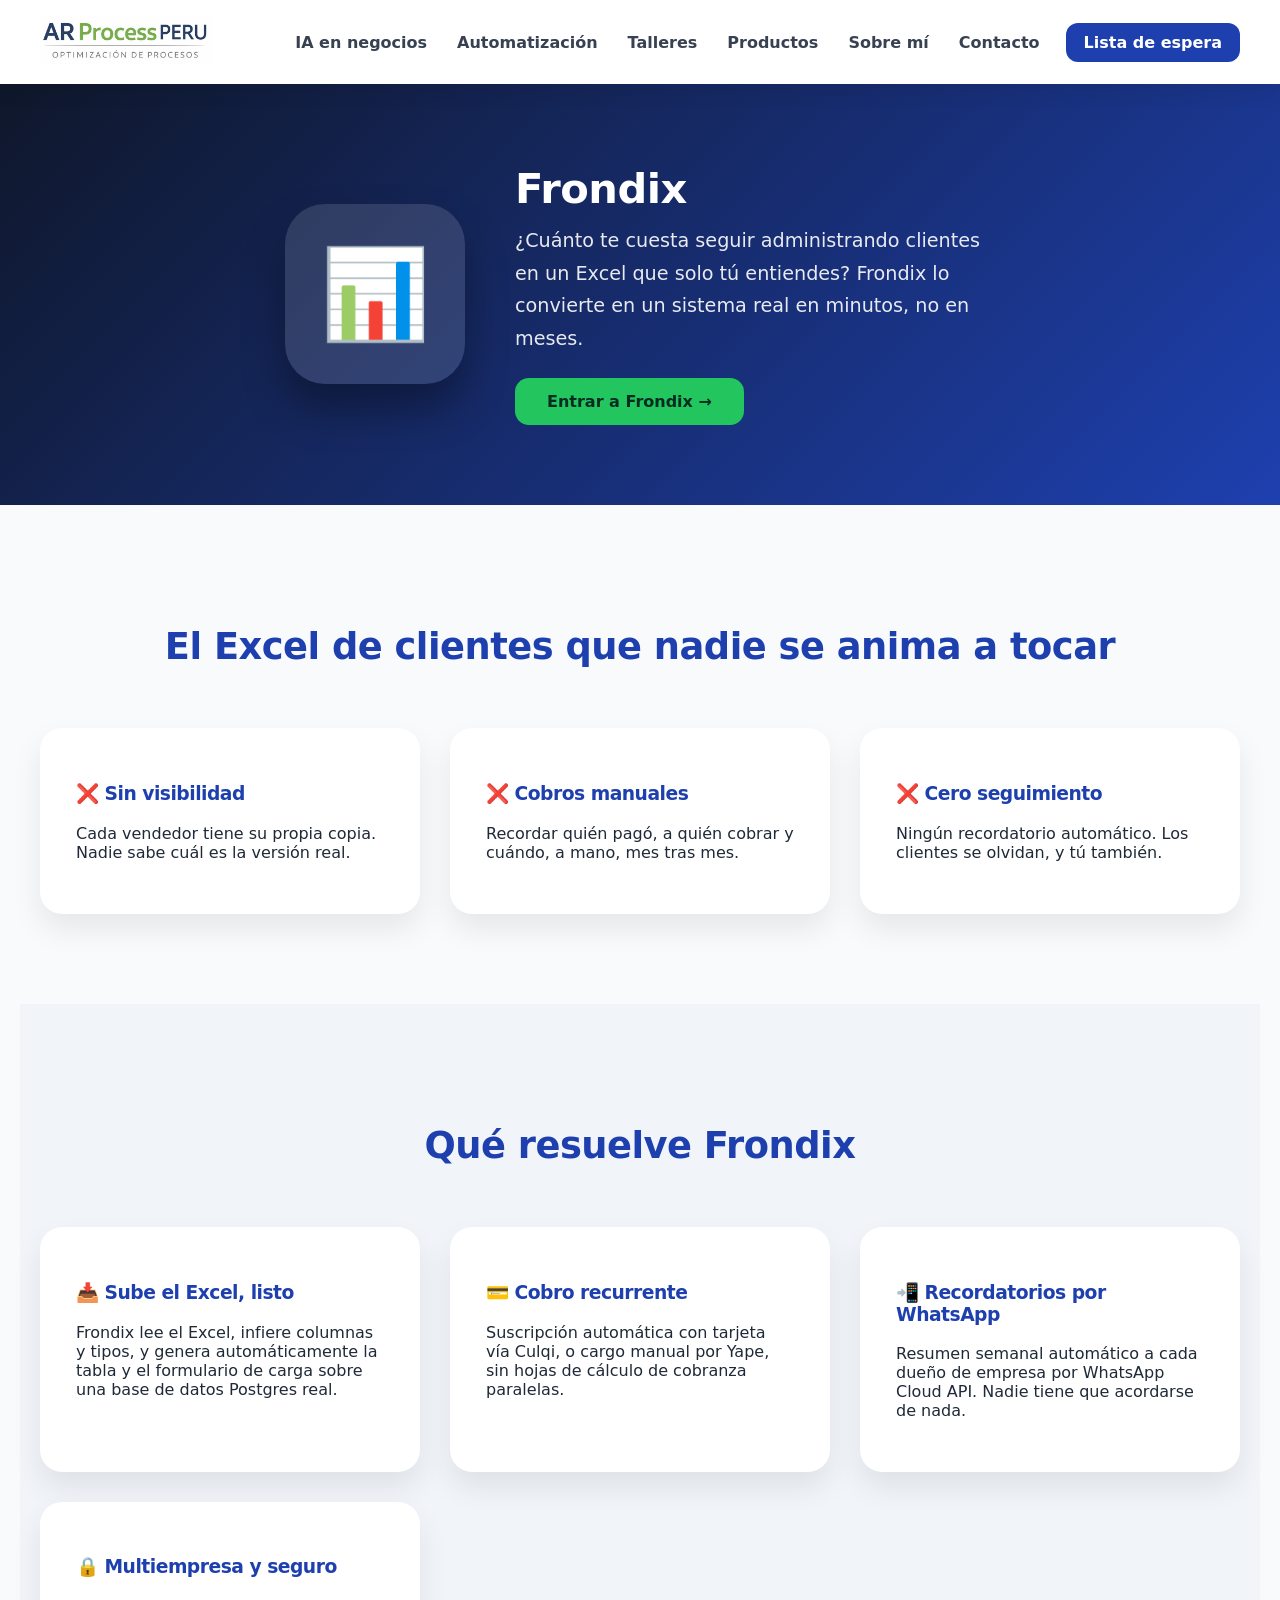
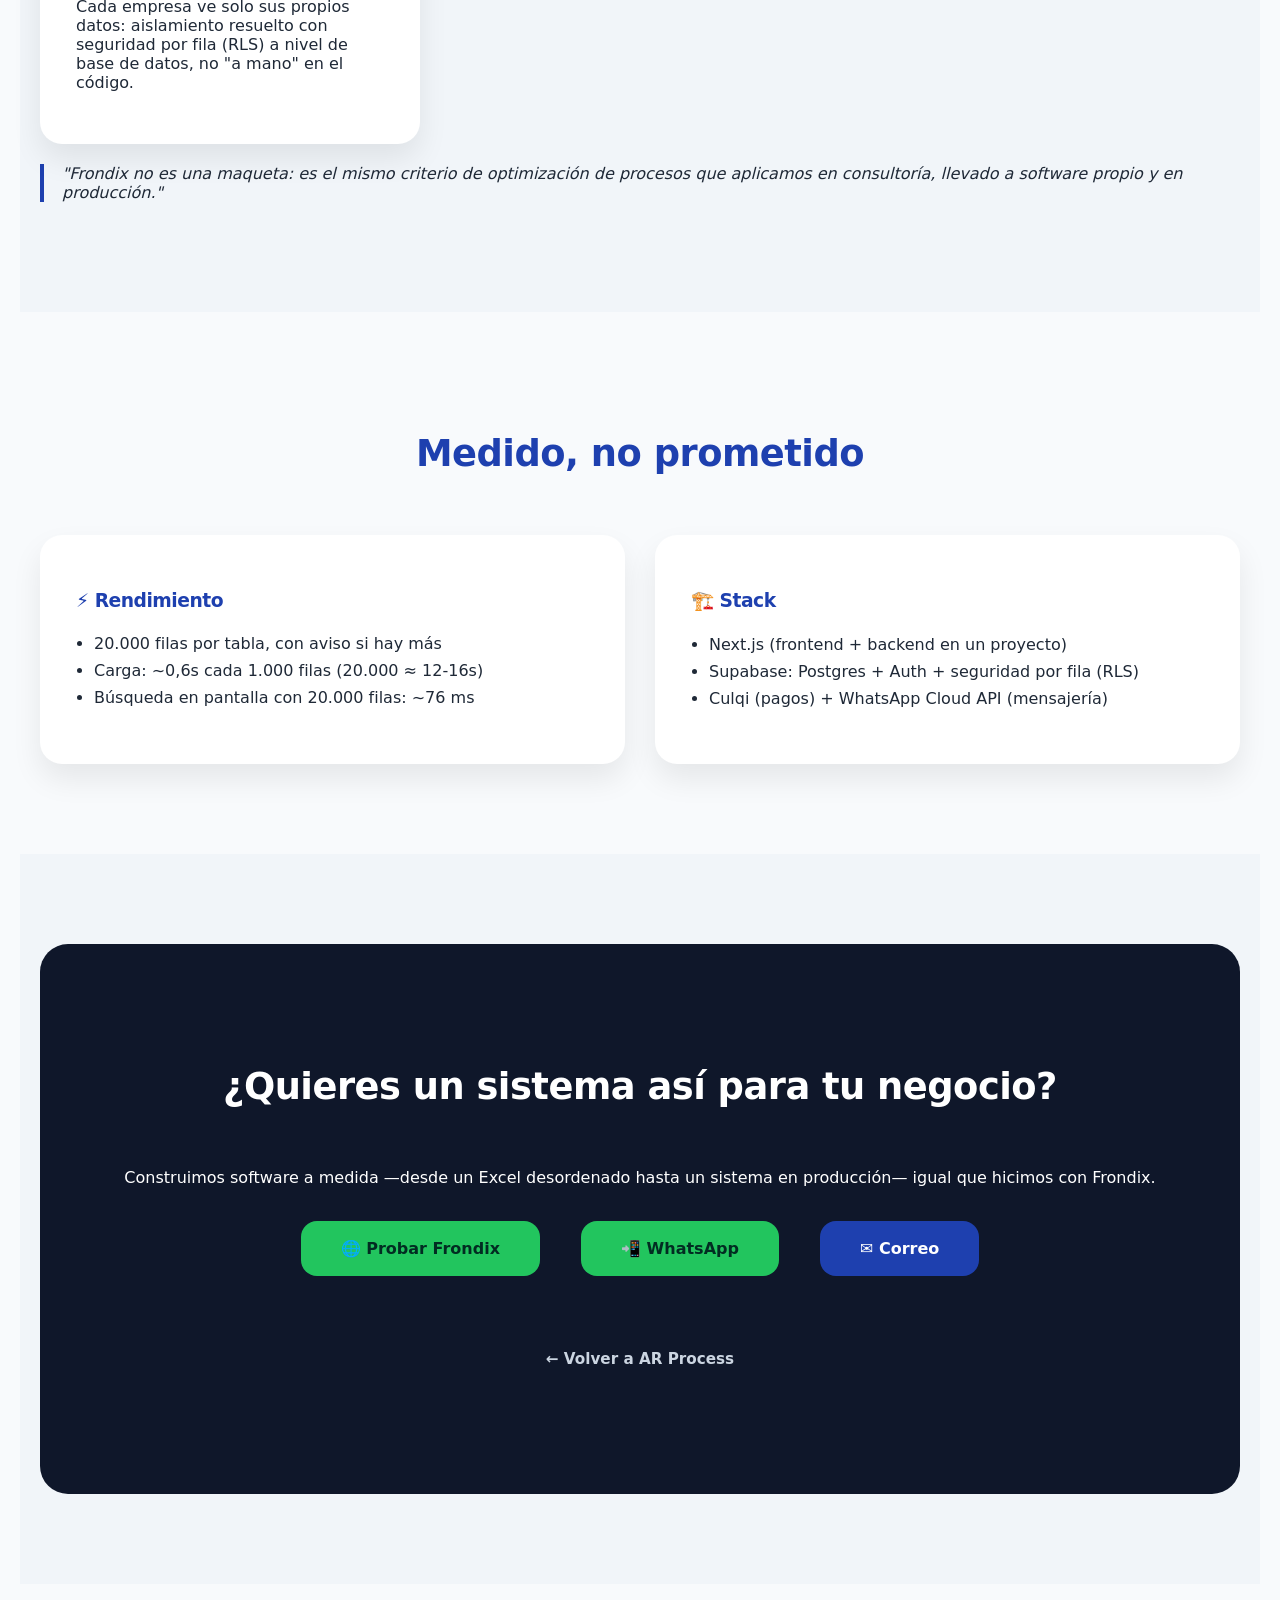
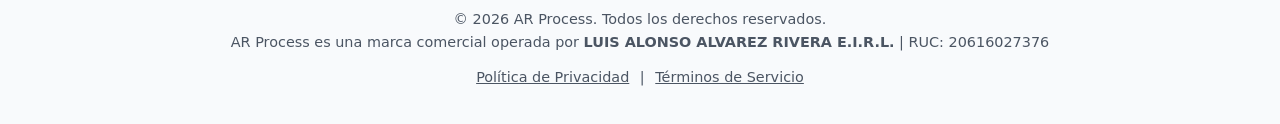
<file: frondix.html>
<!DOCTYPE html>
<html lang="es-PE">
<head>
<meta charset="UTF-8">
<meta name="viewport" content="width=device-width, initial-scale=1.0">
<title>Frondix | AR Process</title>
<meta name="description" content="Frondix: de un Excel desordenado a un sistema de clientes con cobro recurrente (Culqi) y recordatorios automáticos por WhatsApp. Caso de software propio de AR Process.">
<link rel="icon" href="favicon.svg" type="image/svg+xml">
<link rel="canonical" href="https://www.arprocessperu.com/frondix.html">
<meta property="og:type" content="website">
<meta property="og:locale" content="es_PE">
<meta property="og:site_name" content="AR Process">
<meta property="og:title" content="Frondix | AR Process">
<meta property="og:description" content="Frondix: de un Excel desordenado a un sistema de clientes con cobro recurrente (Culqi) y recordatorios automáticos por WhatsApp. Caso de software propio de AR Process.">
<meta property="og:url" content="https://www.arprocessperu.com/frondix.html">
<meta property="og:image" content="https://www.arprocessperu.com/og-image.png">
<meta name="twitter:card" content="summary_large_image">
<meta name="theme-color" content="#1e40af">
<link rel="stylesheet" href="styles.css">
<link rel="stylesheet" href="producto.css">

</head>
<body>

<a class="skip" href="#main">Saltar al contenido</a>
<nav aria-label="Principal">
<div class="nav-container">
<div class="nav-logo">
<a href="index.html"><img src="logo.png" alt="AR Process" width="640" height="178"></a>
</div>
<div class="nav-links">
<a href="index.html#ia">IA en negocios</a>
<a href="index.html#automatizacion">Automatización</a>
<a href="index.html#talleres">Talleres</a>
<a href="index.html#apps">Productos</a>
<a href="index.html#conocenos">Sobre mí</a>
<a href="index.html#contacto">Contacto</a>
<a href="https://forms.gle/fkG6rGJYyRoypvyz8" target="_blank" rel="noopener" class="nav-cta">Lista de espera</a>
</div>
<details class="mobile-menu">
<summary aria-label="Abrir menú">☰ Menú</summary>
<div class="mm-links">
<a href="index.html#ia">IA en negocios</a>
<a href="index.html#automatizacion">Automatización</a>
<a href="index.html#talleres">Talleres</a>
<a href="index.html#apps">Productos</a>
<a href="index.html#conocenos">Sobre mí</a>
<a href="index.html#contacto">Contacto</a>
<a href="https://forms.gle/fkG6rGJYyRoypvyz8" target="_blank" rel="noopener">Lista de espera</a>
</div>
</details>
</div>
</nav>

<main id="main">

<!-- ATENCIÓN: miedo/preocupación + dato duro + curiosidad -->
<header>
<div class="header-flex">
<div class="header-icon">📊</div>
<div class="header-text">
<h1>Frondix</h1>
<p>¿Cuánto te cuesta seguir administrando clientes en un Excel que solo tú entiendes? Frondix lo convierte en un sistema real en minutos, no en meses.</p>
<a href="https://www.frondix.com/" target="_blank" rel="noopener" class="btn-go">Entrar a Frondix →</a>
</div>
</div>
</header>

<!-- PROBLEMA (atención) -->
<section>
<h2>El Excel de clientes que nadie se anima a tocar</h2>
<div class="grid">
<div class="card">
<h3>❌ Sin visibilidad</h3>
<p>Cada vendedor tiene su propia copia. Nadie sabe cuál es la versión real.</p>
</div>
<div class="card">
<h3>❌ Cobros manuales</h3>
<p>Recordar quién pagó, a quién cobrar y cuándo, a mano, mes tras mes.</p>
</div>
<div class="card">
<h3>❌ Cero seguimiento</h3>
<p>Ningún recordatorio automático. Los clientes se olvidan, y tú también.</p>
</div>
</div>
</section>

<!-- VENTA: qué hace (AIDA/beneficios) -->
<section class="alt">
<h2>Qué resuelve Frondix</h2>
<div class="grid">
<div class="card">
<h3>📥 Sube el Excel, listo</h3>
<p>Frondix lee el Excel, infiere columnas y tipos, y genera automáticamente la tabla y el formulario de carga sobre una base de datos Postgres real.</p>
</div>
<div class="card">
<h3>💳 Cobro recurrente</h3>
<p>Suscripción automática con tarjeta vía Culqi, o cargo manual por Yape, sin hojas de cálculo de cobranza paralelas.</p>
</div>
<div class="card">
<h3>📲 Recordatorios por WhatsApp</h3>
<p>Resumen semanal automático a cada dueño de empresa por WhatsApp Cloud API. Nadie tiene que acordarse de nada.</p>
</div>
<div class="card">
<h3>🔒 Multiempresa y seguro</h3>
<p>Cada empresa ve solo sus propios datos: aislamiento resuelto con seguridad por fila (RLS) a nivel de base de datos, no "a mano" en el código.</p>
</div>
</div>

<blockquote>
"Frondix no es una maqueta: es el mismo criterio de optimización de procesos que aplicamos en consultoría, llevado a software propio y en producción."
</blockquote>
</section>

<!-- CREACIÓN / PRUEBA: datos duros medidos -->
<section>
<h2>Medido, no prometido</h2>
<div class="grid">
<div class="card">
<h3>⚡ Rendimiento</h3>
<ul>
<li>20.000 filas por tabla, con aviso si hay más</li>
<li>Carga: ~0,6s cada 1.000 filas (20.000 ≈ 12-16s)</li>
<li>Búsqueda en pantalla con 20.000 filas: ~76 ms</li>
</ul>
</div>
<div class="card">
<h3>🏗️ Stack</h3>
<ul>
<li>Next.js (frontend + backend en un proyecto)</li>
<li>Supabase: Postgres + Auth + seguridad por fila (RLS)</li>
<li>Culqi (pagos) + WhatsApp Cloud API (mensajería)</li>
</ul>
</div>
</div>
</section>

<section class="alt">
<div class="contact">
<h2>¿Quieres un sistema así para tu negocio?</h2>
<p>Construimos software a medida —desde un Excel desordenado hasta un sistema en producción— igual que hicimos con Frondix.</p>
<a class="whatsapp" href="https://www.frondix.com/" target="_blank" rel="noopener">🌐 Probar Frondix</a>
<a class="whatsapp" href="https://wa.me/51998235775">📲 WhatsApp</a>
<a class="email" href="mailto:lalvarezr@arprocessperu.com">✉ Correo</a>
<div class="mt20">
<a class="back-link" href="index.html">← Volver a AR Process</a>
</div>
</div>
</section>

</main>

<footer>

<p>© 2026 AR Process. Todos los derechos reservados.</p>

<p>

AR Process es una marca comercial operada por <strong>LUIS ALONSO ALVAREZ RIVERA E.I.R.L.</strong> | RUC: 20616027376

</p>

<p>

<a href="/politica-de-privacidad">Política de Privacidad</a> |

<a href="/terminos-y-condiciones">Términos de Servicio</a>

</p>

</footer>

<script src="video.js" defer></script>
</body>
</html>
</file>
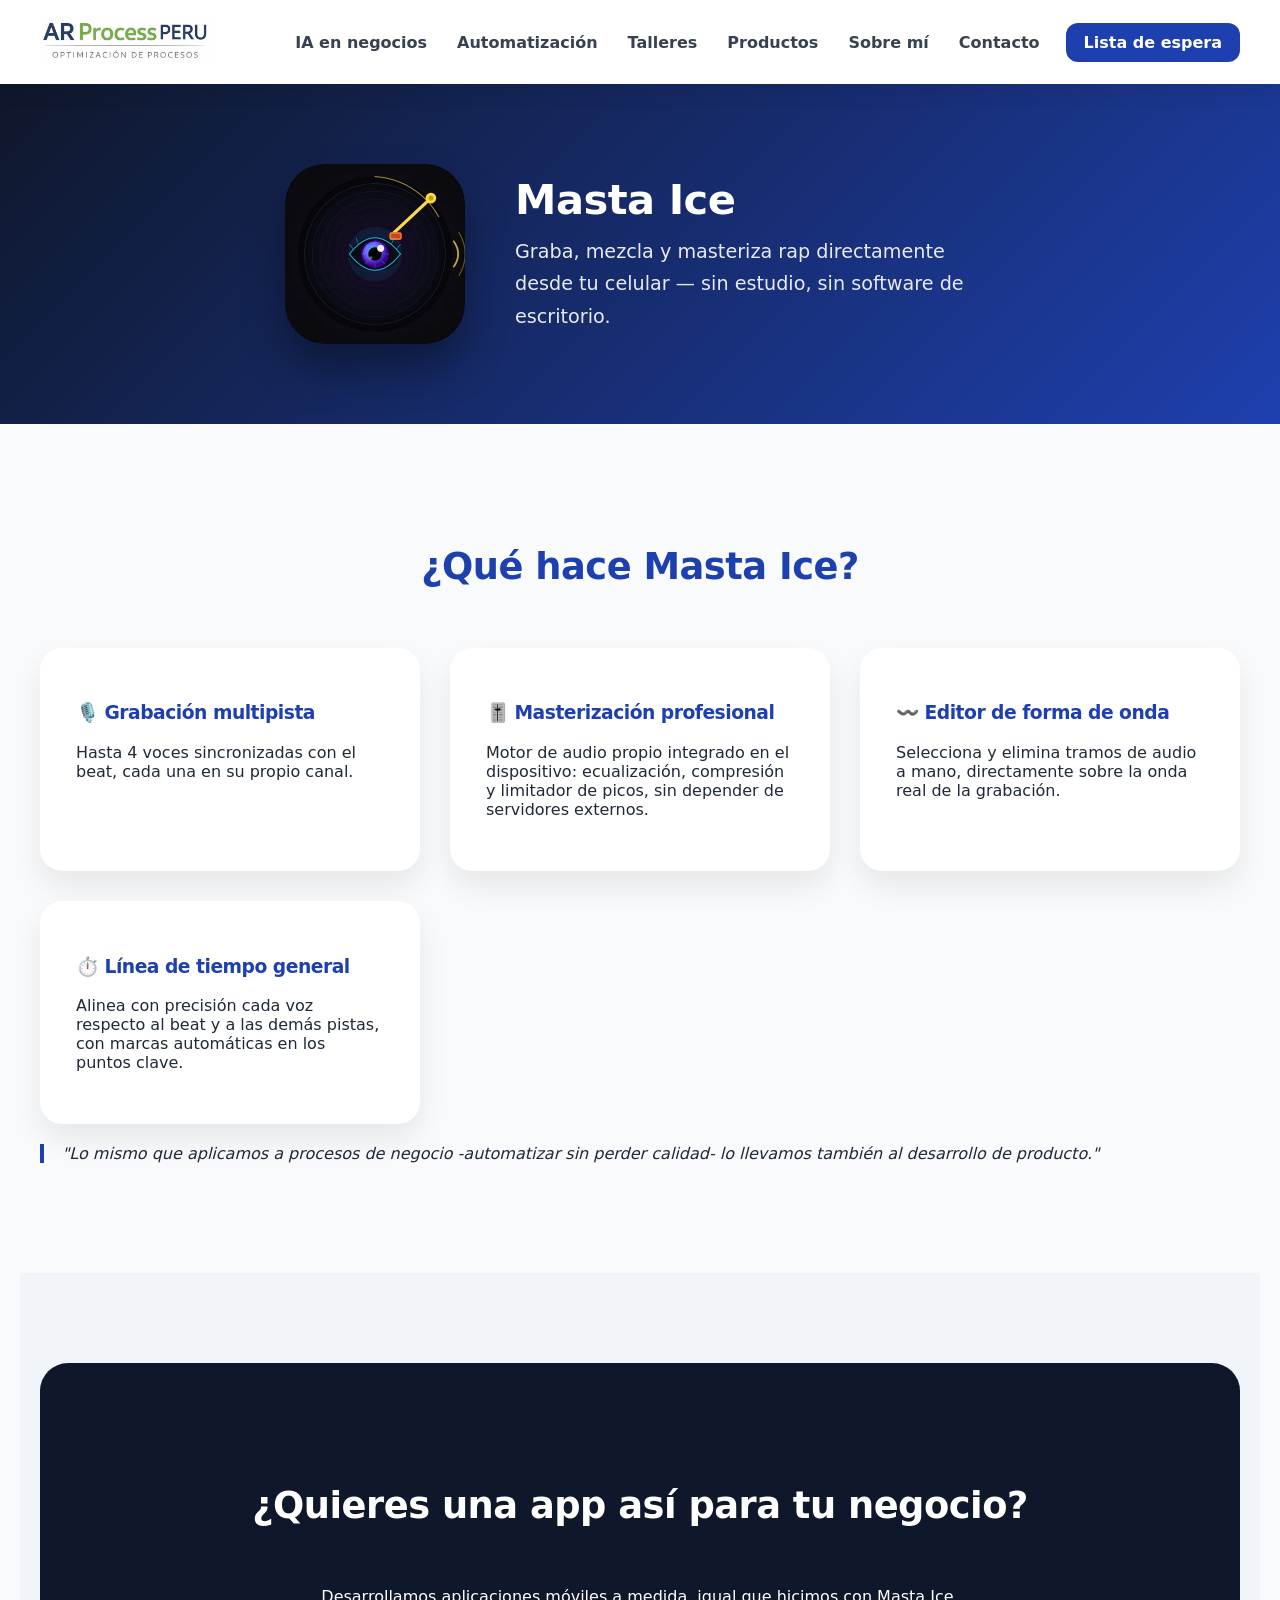
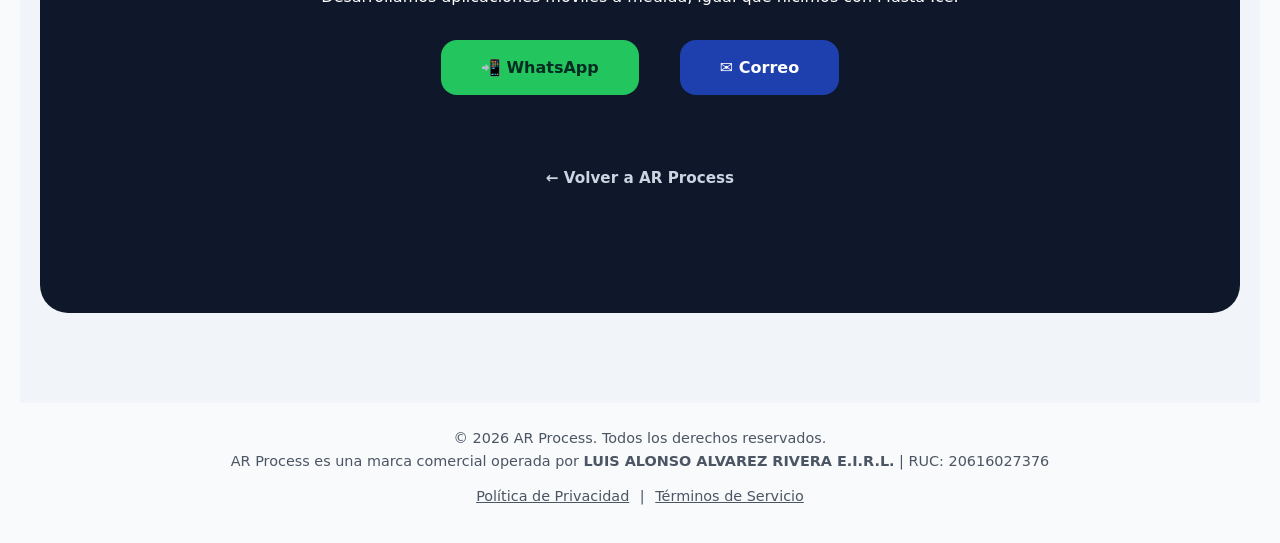
<file: masta-ice.html>
<!DOCTYPE html>
<html lang="es-PE">
<head>
<meta charset="UTF-8">
<meta name="viewport" content="width=device-width, initial-scale=1.0">
<title>Masta Ice | AR Process</title>
<meta name="description" content="Masta Ice: app Android para grabar, mezclar y masterizar rap desde el celular. Un proyecto de desarrollo móvil de AR Process.">
<link rel="icon" href="favicon.svg" type="image/svg+xml">
<link rel="canonical" href="https://www.arprocessperu.com/masta-ice.html">
<meta property="og:type" content="website">
<meta property="og:locale" content="es_PE">
<meta property="og:site_name" content="AR Process">
<meta property="og:title" content="Masta Ice | AR Process">
<meta property="og:description" content="Masta Ice: app Android para grabar, mezclar y masterizar rap desde el celular. Un proyecto de desarrollo móvil de AR Process.">
<meta property="og:url" content="https://www.arprocessperu.com/masta-ice.html">
<meta property="og:image" content="https://www.arprocessperu.com/og-image.png">
<meta name="twitter:card" content="summary_large_image">
<meta name="theme-color" content="#1e40af">
<link rel="stylesheet" href="styles.css">
<link rel="stylesheet" href="producto.css">

</head>
<body>

<a class="skip" href="#main">Saltar al contenido</a>
<nav aria-label="Principal">
<div class="nav-container">
<div class="nav-logo">
<a href="index.html"><img src="logo.png" alt="AR Process" width="640" height="178"></a>
</div>
<div class="nav-links">
<a href="index.html#ia">IA en negocios</a>
<a href="index.html#automatizacion">Automatización</a>
<a href="index.html#talleres">Talleres</a>
<a href="index.html#apps">Productos</a>
<a href="index.html#conocenos">Sobre mí</a>
<a href="index.html#contacto">Contacto</a>
<a href="https://forms.gle/fkG6rGJYyRoypvyz8" target="_blank" rel="noopener" class="nav-cta">Lista de espera</a>
</div>
<details class="mobile-menu">
<summary aria-label="Abrir menú">☰ Menú</summary>
<div class="mm-links">
<a href="index.html#ia">IA en negocios</a>
<a href="index.html#automatizacion">Automatización</a>
<a href="index.html#talleres">Talleres</a>
<a href="index.html#apps">Productos</a>
<a href="index.html#conocenos">Sobre mí</a>
<a href="index.html#contacto">Contacto</a>
<a href="https://forms.gle/fkG6rGJYyRoypvyz8" target="_blank" rel="noopener">Lista de espera</a>
</div>
</details>
</div>
</nav>

<main id="main">

<header>
<div class="header-flex">
<img src="masta-ice-icon.webp" alt="" width="180" height="180" alt="Ícono de Masta Ice">
<div class="header-text">
<h1>Masta Ice</h1>
<p>Graba, mezcla y masteriza rap directamente desde tu celular — sin estudio, sin software de escritorio.</p>
</div>
</div>
</header>

<section>
<h2>¿Qué hace Masta Ice?</h2>
<div class="grid">
<div class="card">
<h3>🎙️ Grabación multipista</h3>
<p>Hasta 4 voces sincronizadas con el beat, cada una en su propio canal.</p>
</div>
<div class="card">
<h3>🎚️ Masterización profesional</h3>
<p>Motor de audio propio integrado en el dispositivo: ecualización, compresión y limitador de picos, sin depender de servidores externos.</p>
</div>
<div class="card">
<h3>〰️ Editor de forma de onda</h3>
<p>Selecciona y elimina tramos de audio a mano, directamente sobre la onda real de la grabación.</p>
</div>
<div class="card">
<h3>⏱️ Línea de tiempo general</h3>
<p>Alinea con precisión cada voz respecto al beat y a las demás pistas, con marcas automáticas en los puntos clave.</p>
</div>
</div>

<blockquote>
"Lo mismo que aplicamos a procesos de negocio -automatizar sin perder calidad- lo llevamos también al desarrollo de producto."
</blockquote>
</section>

<section class="alt">
<div class="contact">
<h2>¿Quieres una app así para tu negocio?</h2>
<p>Desarrollamos aplicaciones móviles a medida, igual que hicimos con Masta Ice.</p>
<a class="whatsapp" href="https://wa.me/51998235775">📲 WhatsApp</a>
<a class="email" href="mailto:lalvarezr@arprocessperu.com">✉ Correo</a>
<div class="mt20">
<a class="back-link" href="index.html">← Volver a AR Process</a>
</div>
</div>
</section>

</main>

<footer>

<p>© 2026 AR Process. Todos los derechos reservados.</p>

<p>

AR Process es una marca comercial operada por <strong>LUIS ALONSO ALVAREZ RIVERA E.I.R.L.</strong> | RUC: 20616027376

</p>

<p>

<a href="/politica-de-privacidad">Política de Privacidad</a> |

<a href="/terminos-y-condiciones">Términos de Servicio</a>

</p>

</footer>

<script src="video.js" defer></script>
</body>
</html>
</file>
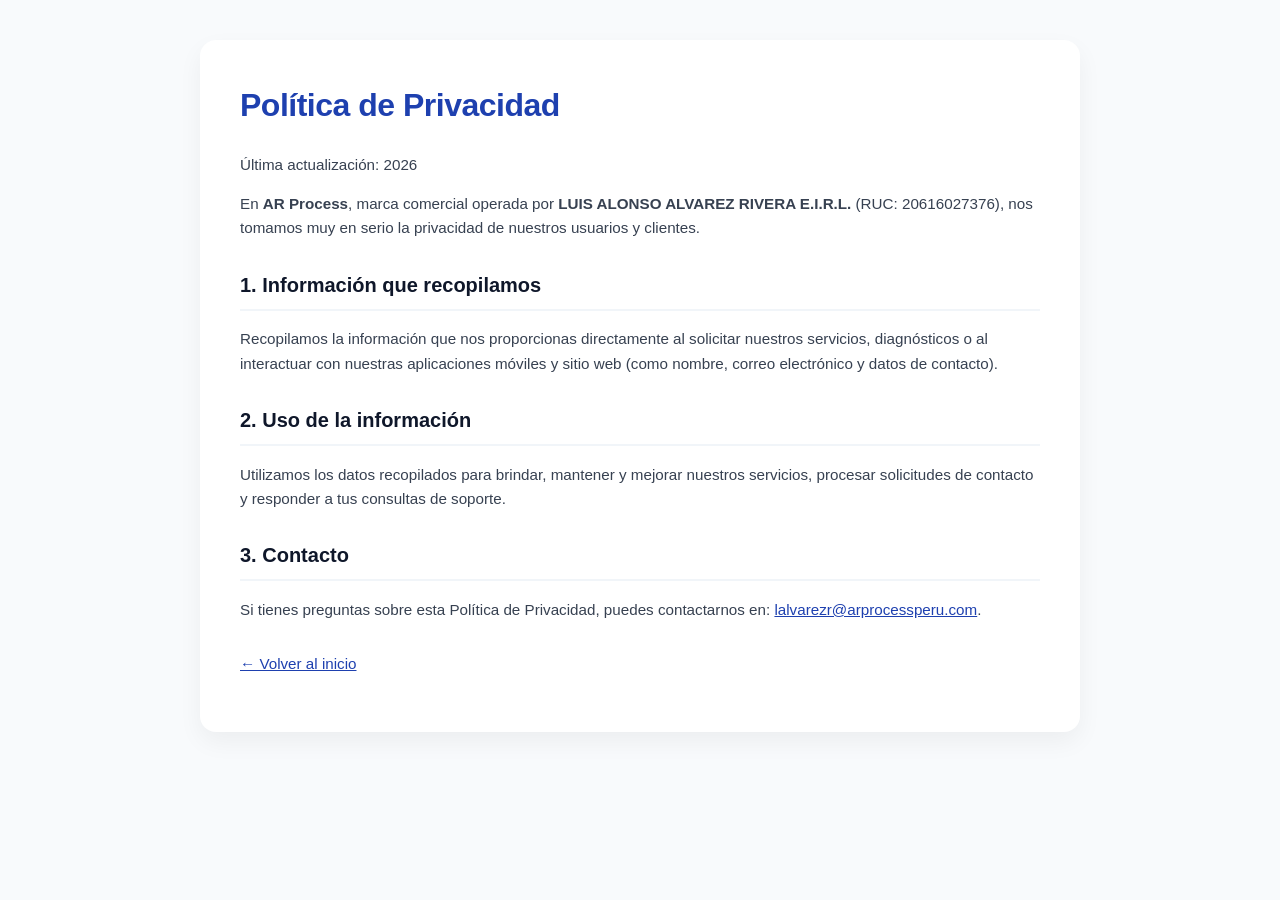
<file: politica-de-privacidad.html>
<!DOCTYPE html>
<html lang="es-PE">
<head>
  <meta charset="UTF-8">
  <meta name="viewport" content="width=device-width, initial-scale=1.0">
  <title>Política de Privacidad | AR Process</title>
  <link rel="icon" href="favicon.svg" type="image/svg+xml">
  <link rel="stylesheet" href="legal.css">
</head>
<body>
  <div class="container">
    <h1>Política de Privacidad</h1>
    <p>Última actualización: 2026</p>
    <p>En <strong>AR Process</strong>, marca comercial operada por <strong>LUIS ALONSO ALVAREZ RIVERA E.I.R.L.</strong> (RUC: 20616027376), nos tomamos muy en serio la privacidad de nuestros usuarios y clientes.</p>
    
    <h2>1. Información que recopilamos</h2>
    <p>Recopilamos la información que nos proporcionas directamente al solicitar nuestros servicios, diagnósticos o al interactuar con nuestras aplicaciones móviles y sitio web (como nombre, correo electrónico y datos de contacto).</p>

    <h2>2. Uso de la información</h2>
    <p>Utilizamos los datos recopilados para brindar, mantener y mejorar nuestros servicios, procesar solicitudes de contacto y responder a tus consultas de soporte.</p>

    <h2>3. Contacto</h2>
    <p>Si tienes preguntas sobre esta Política de Privacidad, puedes contactarnos en: <a href="mailto:lalvarezr@arprocessperu.com">lalvarezr@arprocessperu.com</a>.</p>
    
    <p class="mt30"><a href="/">← Volver al inicio</a></p>
  </div>
</body>
</html>
</file>
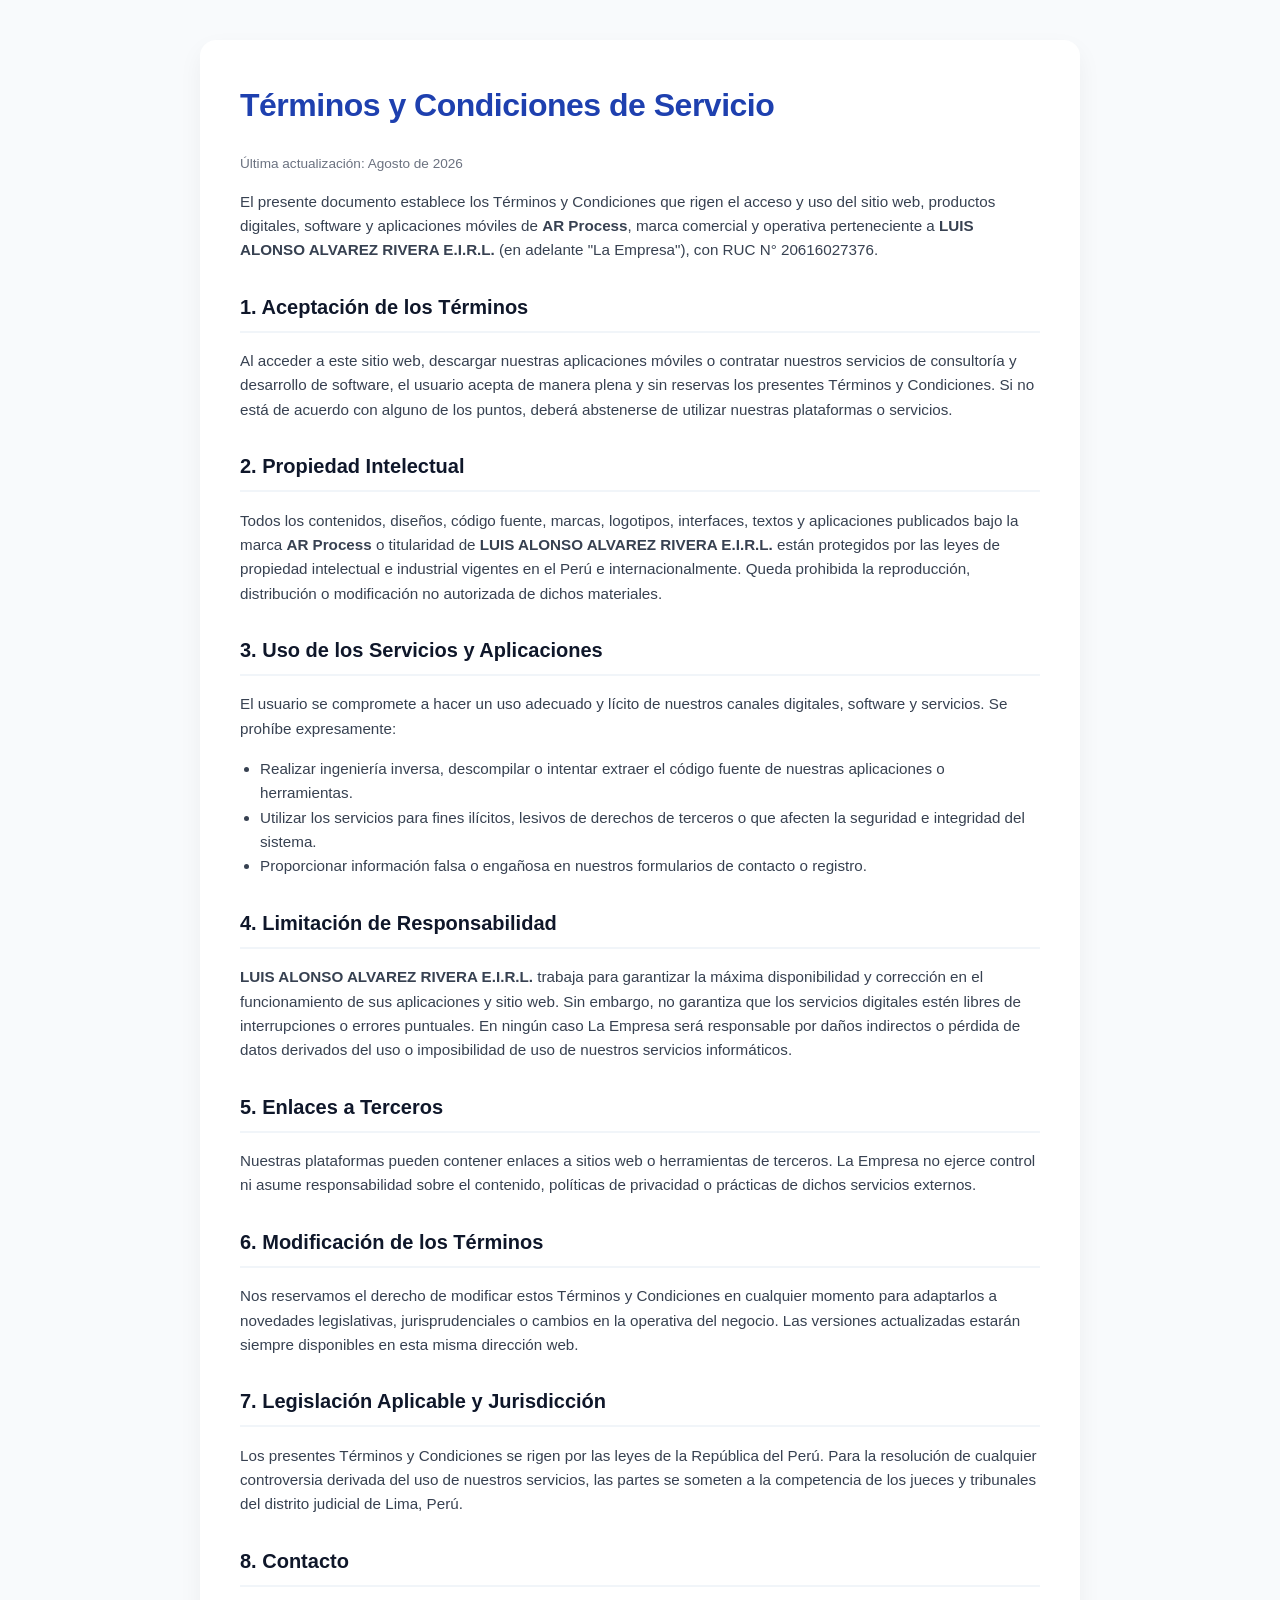
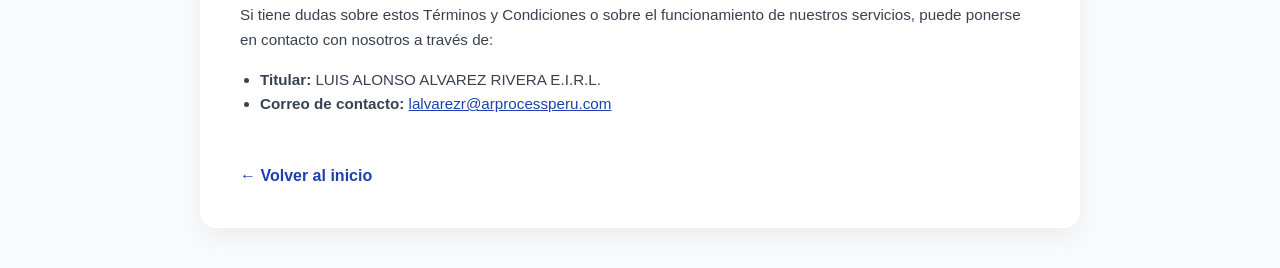
<file: terminos-y-condiciones.html>
<!DOCTYPE html>
<html lang="es-PE">
<head>
  <meta charset="UTF-8">
  <meta name="viewport" content="width=device-width, initial-scale=1.0">
  <title>Términos y Condiciones | AR Process</title>
  <link rel="icon" href="favicon.svg" type="image/svg+xml">
  <link rel="stylesheet" href="legal.css">
</head>
<body>

  <div class="container">
    <h1>Términos y Condiciones de Servicio</h1>
    <p class="small">Última actualización: Agosto de 2026</p>

    <p>
      El presente documento establece los Términos y Condiciones que rigen el acceso y uso del sitio web, productos digitales, software y aplicaciones móviles de <strong>AR Process</strong>, marca comercial y operativa perteneciente a <strong>LUIS ALONSO ALVAREZ RIVERA E.I.R.L.</strong> (en adelante "La Empresa"), con RUC N° 20616027376.
    </p>

    <h2>1. Aceptación de los Términos</h2>
    <p>
      Al acceder a este sitio web, descargar nuestras aplicaciones móviles o contratar nuestros servicios de consultoría y desarrollo de software, el usuario acepta de manera plena y sin reservas los presentes Términos y Condiciones. Si no está de acuerdo con alguno de los puntos, deberá abstenerse de utilizar nuestras plataformas o servicios.
    </p>

    <h2>2. Propiedad Intelectual</h2>
    <p>
      Todos los contenidos, diseños, código fuente, marcas, logotipos, interfaces, textos y aplicaciones publicados bajo la marca <strong>AR Process</strong> o titularidad de <strong>LUIS ALONSO ALVAREZ RIVERA E.I.R.L.</strong> están protegidos por las leyes de propiedad intelectual e industrial vigentes en el Perú e internacionalmente. Queda prohibida la reproducción, distribución o modificación no autorizada de dichos materiales.
    </p>

    <h2>3. Uso de los Servicios y Aplicaciones</h2>
    <p>
      El usuario se compromete a hacer un uso adecuado y lícito de nuestros canales digitales, software y servicios. Se prohíbe expresamente:
    </p>
    <ul>
      <li>Realizar ingeniería inversa, descompilar o intentar extraer el código fuente de nuestras aplicaciones o herramientas.</li>
      <li>Utilizar los servicios para fines ilícitos, lesivos de derechos de terceros o que afecten la seguridad e integridad del sistema.</li>
      <li>Proporcionar información falsa o engañosa en nuestros formularios de contacto o registro.</li>
    </ul>

    <h2>4. Limitación de Responsabilidad</h2>
    <p>
      <strong>LUIS ALONSO ALVAREZ RIVERA E.I.R.L.</strong> trabaja para garantizar la máxima disponibilidad y corrección en el funcionamiento de sus aplicaciones y sitio web. Sin embargo, no garantiza que los servicios digitales estén libres de interrupciones o errores puntuales. En ningún caso La Empresa será responsable por daños indirectos o pérdida de datos derivados del uso o imposibilidad de uso de nuestros servicios informáticos.
    </p>

    <h2>5. Enlaces a Terceros</h2>
    <p>
      Nuestras plataformas pueden contener enlaces a sitios web o herramientas de terceros. La Empresa no ejerce control ni asume responsabilidad sobre el contenido, políticas de privacidad o prácticas de dichos servicios externos.
    </p>

    <h2>6. Modificación de los Términos</h2>
    <p>
      Nos reservamos el derecho de modificar estos Términos y Condiciones en cualquier momento para adaptarlos a novedades legislativas, jurisprudenciales o cambios en la operativa del negocio. Las versiones actualizadas estarán siempre disponibles en esta misma dirección web.
    </p>

    <h2>7. Legislación Aplicable y Jurisdicción</h2>
    <p>
      Los presentes Términos y Condiciones se rigen por las leyes de la República del Perú. Para la resolución de cualquier controversia derivada del uso de nuestros servicios, las partes se someten a la competencia de los jueces y tribunales del distrito judicial de Lima, Perú.
    </p>

    <h2>8. Contacto</h2>
    <p>
      Si tiene dudas sobre estos Términos y Condiciones o sobre el funcionamiento de nuestros servicios, puede ponerse en contacto con nosotros a través de:
    </p>
    <ul>
      <li><strong>Titular:</strong> LUIS ALONSO ALVAREZ RIVERA E.I.R.L.</li>
      <li><strong>Correo de contacto:</strong> <a href="mailto:lalvarezr@arprocessperu.com">lalvarezr@arprocessperu.com</a></li>
    </ul>

    <a href="/" class="back-link">← Volver al inicio</a>
  </div>

</body>
</html>
</file>
<file: styles.css>
body{

margin:0;

font-family:'Segoe UI',Tahoma,sans-serif;

background:#f8fafc;

color:#1f2937;

}

section{

max-width:1200px;

margin:auto;

padding:90px 20px;

}

h1,h2,h3{letter-spacing:-0.5px}



/* NAV */

nav{

position:sticky;

top:0;

z-index:1000;

background:white;

box-shadow:0 6px 20px rgba(0,0,0,.08);

}

.nav-container{

max-width:1200px;

margin:auto;

padding:16px 20px;

display:flex;

justify-content:space-between;

align-items:center;

}

.nav-logo img{height:48px;}

.nav-links a{

margin-left:22px;

text-decoration:none;

font-weight:600;

color:#374151;

}

.nav-links a:hover{color:#1e40af}



/* HERO */

header{

background:linear-gradient(135deg,#0f172a,#1e40af);

color:white;

padding:130px 20px;

}

.hero{

max-width:1200px;

margin:auto;

display:grid;

grid-template-columns:1.2fr .8fr;

gap:50px;

align-items:center;

}

.hero h1{font-size:3rem}

.hero p{font-size:1.2rem;line-height:1.8}

.hero img{

width:100%;

max-width:420px;

border-radius:22px;

box-shadow:0 25px 40px rgba(0,0,0,.25);

}

.cta a{

display:inline-block;

background:#22c55e;

color:#022c22;

padding:20px 40px;

border-radius:16px;

font-weight:800;

text-decoration:none;

margin-top:30px;

}

.social-proof{

margin-top:18px;

font-size:.95rem;

opacity:.9;

}



/* TITLES */

h2{

text-align:center;

margin-bottom:60px;

font-size:2.3rem;

color:#1e40af;

}



/* ABOUT */

.about{

display:grid;

grid-template-columns:1fr 1fr;

gap:45px;

align-items:center;

}

.profile-image{

display:flex;

justify-content:center;

}

.profile-image img{

max-width:380px;

width:100%;

border-radius:22px;

background:white;

padding:6px;

box-shadow:0 20px 35px rgba(0,0,0,.15);

}

blockquote{

margin:20px 0;

padding-left:18px;

border-left:4px solid #1e40af;

font-style:italic;

}



/* GRID */

.grid{

display:grid;

grid-template-columns:repeat(auto-fit,minmax(280px,1fr));

gap:30px;

}

.card{

background:white;

padding:36px;

border-radius:22px;

box-shadow:0 15px 30px rgba(0,0,0,.08);

}

.card h3{color:#1e40af}

.card ul{padding-left:18px;line-height:1.7;}



.alt{background:#f1f5f9}



/* FAQ */

details{

background:white;

padding:28px;

border-radius:20px;

margin-bottom:20px;

box-shadow:0 8px 20px rgba(0,0,0,.08);

}

summary{

font-weight:700;

cursor:pointer;

}



/* CONTACT */

.contact{

background:#0f172a;

color:white;

padding:90px 30px;

border-radius:28px;

text-align:center;

}

.contact a{

display:inline-block;

margin:18px;

padding:18px 40px;

border-radius:16px;

font-weight:800;

text-decoration:none;

}

.whatsapp{background:#22c55e;color:#022c22}

.email{background:#1e40af;color:white}



form{

max-width:420px;

margin:30px auto 0;

}

input,textarea{

width:100%;

padding:14px;

margin-bottom:14px;

border-radius:10px;

border:none;

}



footer{

text-align:center;

padding:30px;

color:#6b7280;

}



@media(max-width:900px){

.hero,.about{grid-template-columns:1fr;text-align:center}

.nav-links{display:none}

}


/* REDISENO */
.hero h1{font-size:2.5rem;line-height:1.2}
.nav-links{display:flex;align-items:center}
.nav-links a.nav-cta{background:#22c55e;color:#022c22;padding:10px 18px;border-radius:12px;font-weight:800}
.cta a.ghost{background:transparent;color:#1e40af;border:2px solid #1e40af;margin-left:12px}
header .cta a.ghost{color:white;border-color:white}
.cta a.sm{padding:14px 28px;margin-top:10px}
.video{position:relative;aspect-ratio:16/9;border-radius:22px;overflow:hidden;box-shadow:0 25px 40px rgba(0,0,0,.25);background:#000}
.video iframe{position:absolute;inset:0;width:100%;height:100%;border:0}
.lead{text-align:center;max-width:760px;margin:-30px auto 50px;color:#4b5563}
.bridge{text-align:center;max-width:760px;margin:40px auto 0;font-size:1.1rem}
.badge{background:#fef3c7;color:#92400e;padding:4px 12px;border-radius:99px;font-size:.8rem;font-weight:700}
.outcome{background:#eff6ff;border-radius:12px;padding:12px 14px;font-size:.95rem;margin:12px 0}
.sub{text-align:center;color:#1e40af;margin:50px 0 24px}
.stats{padding-top:50px;padding-bottom:50px}
.ba{display:grid;grid-template-columns:1fr auto 1fr;gap:10px;align-items:center;text-align:center}
.ba p{margin:0}.ba .arrow{font-size:1.8rem;color:#1e40af}.ba small{grid-column:1/-1;color:#6b7280}
@media(max-width:900px){.nav-links a:not(.nav-cta){display:none}.nav-links{display:flex}.hero h1{font-size:2rem}.cta a.ghost{margin-left:0}}
.pillar{display:block;text-decoration:none;color:inherit;transition:transform .15s}.pillar:hover{transform:translateY(-4px)}.pillar strong{color:#1e40af}

/* MEJORAS FRONTEND */
.nav-links a{white-space:nowrap}
@media(max-width:1100px){.nav-links a{margin-left:12px;font-size:.92rem}.nav-links a.nav-cta{padding:10px 12px}}
.nav-logo img{width:auto;max-width:100%}
.profile-image img{height:auto}
body{font-family:system-ui,'Segoe UI',Roboto,Tahoma,sans-serif}
a:focus-visible,summary:focus-visible,button:focus-visible{outline:3px solid #f59e0b;outline-offset:3px;border-radius:6px}
.skip{position:absolute;left:-999px;top:0;background:#1e40af;color:#fff;padding:12px 18px;z-index:2000;border-radius:0 0 10px 0}
.skip:focus{left:0}
footer,footer p,footer a{color:#4b5563!important;font-size:.9rem!important}
.nav-links a{padding:12px 4px}
.badge{font-size:.875rem}
.ba small{font-size:.875rem}
.card p a,.bridge a,.about a,.faq a{display:inline-block;padding:10px 0}
.ico{display:inline-flex;align-items:center;justify-content:center;width:1.9em;height:1.9em;border-radius:50%;background:#eff6ff;margin-right:8px;font-size:.85em}
.stat{font-size:2rem;font-weight:700;color:#1e40af;margin:0 0 6px}
.stats .card p{margin:0}
.nav-links a.nav-cta{background:#1e40af;color:#fff;padding:10px 18px}
.cta a.sm{background:#1e40af;color:#fff}
.cta a.sm.go{background:#22c55e;color:#022c22}
.hero p.sub-h{margin-top:18px}
details.mobile-menu{display:none;position:relative;padding:0;margin:0;background:none;box-shadow:none;border-radius:0}
.mobile-menu summary{list-style:none;cursor:pointer;font-weight:700;color:#1e40af;padding:12px 16px;border:2px solid #1e40af;border-radius:12px;min-height:20px}
.mobile-menu summary::-webkit-details-marker{display:none}
.mm-links{position:absolute;right:0;top:56px;background:#fff;box-shadow:0 12px 30px rgba(0,0,0,.18);border-radius:14px;padding:8px;min-width:230px;display:flex;flex-direction:column}
.mm-links a{padding:14px 16px;color:#1f2937;text-decoration:none;font-weight:600;border-radius:10px}
.mm-links a:hover{background:#eff6ff}
.video-facade{position:absolute;inset:0;width:100%;height:100%;border:0;padding:0;cursor:pointer;background:#000}
.video-facade img{width:100%;height:100%;object-fit:cover;opacity:.85}
.video-facade span{position:absolute;left:50%;top:50%;transform:translate(-50%,-50%);width:76px;height:76px;border-radius:50%;background:#22c55e;color:#022c22;font-size:2rem;display:flex;align-items:center;justify-content:center;padding-left:6px}
@media(prefers-reduced-motion:reduce){*{transition:none!important;animation:none!important}.pillar:hover{transform:none}}
@media(max-width:900px){
section{padding:56px 20px}
header{padding:70px 20px}
.nav-links{display:none!important}
details.mobile-menu{display:block}
.nav-container{padding:12px 20px}
.hero h1{font-size:2rem}
h2{font-size:1.9rem;margin-bottom:40px}
.lead{margin:-20px auto 36px}
}

.opp{display:flex;flex-direction:column;gap:12px}
.opp h3{margin:0}
.tag{align-self:flex-start;background:#fef3c7;color:#92400e;padding:4px 12px;border-radius:99px;font-size:.875rem;font-weight:700}
.tag.real{background:#dcfce7;color:#166534}
.ba2{display:grid;grid-template-columns:1fr auto 1fr;gap:10px;align-items:center;background:#eff6ff;border-radius:14px;padding:14px}
.ba2 small{font-size:.75rem;letter-spacing:.08em;color:#6b7280;font-weight:700}
.ba2 p{margin:4px 0 0;font-size:.95rem}
.ba2 .arrow{font-size:1.6rem;color:#1e40af}
.opp .how{margin:0;color:#4b5563;font-size:.95rem}
.carousel.is-js .carousel-track{scroll-snap-type:none}
.carousel.small .carousel-track>.card{flex-basis:calc((100% - 60px)/4);padding:22px}
@media(max-width:1100px){.carousel.small .carousel-track>.card{flex-basis:calc((100% - 20px)/2)}}
@media(max-width:700px){.carousel.small .carousel-track>.card{flex-basis:70%}}
/* CARRUSEL */
.carousel{position:relative}
.carousel-track{display:flex;gap:20px;overflow-x:auto;scroll-snap-type:x mandatory;scrollbar-width:none;padding:10px 4px 26px}
.carousel-track::-webkit-scrollbar{display:none}
.carousel-track>.card{flex:0 0 calc((100% - 40px)/3);scroll-snap-align:start;padding:26px;box-sizing:border-box}
.carousel-track>.card:last-child{scroll-snap-align:end}
.car-btn{display:none;position:absolute;top:50%;transform:translateY(-60%);z-index:2;width:48px;height:48px;border-radius:50%;border:0;background:#fff;color:#1e40af;font-size:2rem;line-height:1;cursor:pointer;box-shadow:0 6px 18px rgba(0,0,0,.25)}
.carousel.is-js .car-btn{display:flex;align-items:center;justify-content:center}
.car-btn.prev{left:-14px}.car-btn.next{right:-14px}
.car-btn:disabled{opacity:.35;cursor:default}
.car-btn:hover:not(:disabled){background:#1e40af;color:#fff}
@media(max-width:1100px){.carousel-track>.card{flex-basis:calc((100% - 20px)/2)}}
@media(max-width:700px){.carousel-track>.card{flex-basis:85%}.car-btn.prev{left:-8px}.car-btn.next{right:-8px}}
footer a{display:inline-block;padding:12px 6px}
.ba small,.ba2 small{font-size:.8125rem}

/* utilidades (antes estilos en linea) */
.tc{text-align:center}
.nsframe{position:absolute;inset:0;width:100%;height:100%;border:0}
.badge.free{background:#dcfce7;color:#166534}
.wrap800{max-width:800px;margin:0 auto}
a.go{background:#22c55e;color:#022c22}
footer{text-align:center;padding:25px 20px;line-height:1.4}
footer p{margin:0 0 3px}
footer p:last-child{margin:0}
footer a{text-decoration:underline}
.nf{padding:80px 20px}
</file>
<file: producto.css>
/* Estilos propios de las paginas de producto (frondix, masta-ice) */
header{padding:80px 20px}
.header-flex{display:flex;align-items:center;justify-content:center;gap:50px;max-width:900px;margin:auto;flex-wrap:wrap}
.header-icon,header img{width:180px;height:180px;border-radius:40px;box-shadow:0 25px 40px rgba(0,0,0,.35);flex-shrink:0}
.header-icon{background:rgba(255,255,255,.12);display:flex;align-items:center;justify-content:center;font-size:5.5rem}
.header-text{text-align:left;max-width:480px}
header h1{font-size:2.6rem;margin:0 0 12px}
header p{font-size:1.2rem;opacity:.9;line-height:1.7;margin:0}
.back-link{color:#4b5563;text-decoration:none;font-size:.95rem}
.back-link:hover{color:#1e40af}
.contact .back-link{color:#cbd5e1}
.contact .back-link:hover{color:#fff}
.contact h2{color:#fff}
.mt20{margin-top:20px}
.btn-go{display:inline-block;margin-top:22px;background:#22c55e;color:#022c22;padding:14px 32px;border-radius:14px;font-weight:800;text-decoration:none}
@media(max-width:900px){header{padding:70px 20px}}
@media(max-width:700px){.header-flex{flex-direction:column;text-align:center}.header-text{text-align:center;max-width:100%}}
</file>
<file: legal.css>
body {font-family: 'Segoe UI', Tahoma, sans-serif;background: #f8fafc;color: #1f2937;margin: 0;padding: 40px 20px;line-height: 1.6;}
.container {max-width: 800px;margin: auto;background: white;padding: 40px;border-radius: 16px;box-shadow: 0 10px 25px rgba(0,0,0,0.05);}
h1 {color: #1e40af;margin-top: 0;letter-spacing: -0.5px;}
h2 {color: #0f172a;font-size: 1.25rem;margin-top: 28px;border-bottom: 2px solid #f1f5f9;padding-bottom: 8px;}
p, li {color: #374151;font-size: 0.95rem;}
ul {padding-left: 20px;}
a {color: #1e40af;text-decoration: underline;}
.back-link {display: inline-block;margin-top: 30px;font-weight: 600;text-decoration: none;}
.back-link:hover {text-decoration: underline;}
p.small{font-size:.85rem;color:#6b7280}
.mt30{margin-top:30px}
</file>
